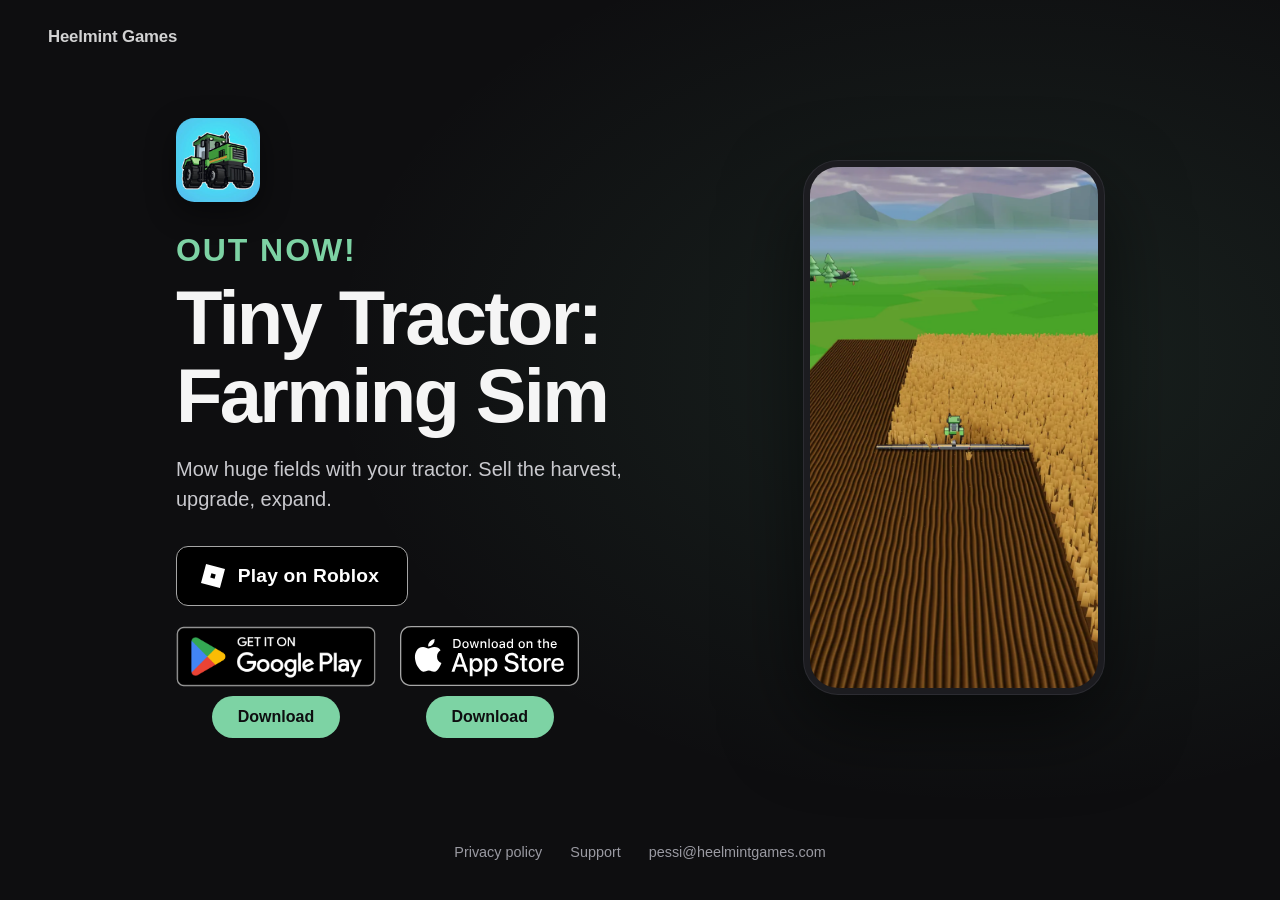
<file: index.html>
<!DOCTYPE html>
<html lang="en">
<head>
    <meta charset="UTF-8">
    <meta name="viewport" content="width=device-width, initial-scale=1.0">
    <title>Heelmint Games | Tiny Tractor: Farming Sim, out now</title>
    <meta name="description" content="Tiny Tractor: Farming Sim is out now on Roblox, Google Play and the App Store. Mow huge fields with your tractor. Sell the harvest, upgrade, expand.">
    <meta property="og:title" content="Tiny Tractor: Farming Sim is out now">
    <meta property="og:description" content="Mow huge fields with your tractor. Sell the harvest, upgrade, expand. Free on Roblox, Google Play and the App Store.">
    <link rel="stylesheet" href="style.css">
</head>
<body class="home">
    <header class="site-header">
        <span class="wordmark">Heelmint Games</span>
    </header>

    <main class="launch">
        <div class="launch-text">
            <img class="app-icon" src="assets/tiny-tractor/icon.jpg" width="96" height="96" alt="Tiny Tractor: Farming Sim app icon">
            <p class="out-now">Out now!</p>
            <h1>Tiny Tractor: Farming&nbsp;Sim</h1>
            <p class="pitch">Mow huge fields with your tractor. Sell the harvest, upgrade, expand.</p>

            <a class="roblox-btn" href="https://www.roblox.com/games/106814965548349/Tiny-Tractor-Farming-Sim"
               aria-label="Play Tiny Tractor: Farming Sim on Roblox">
                <span class="roblox-inner">
                    <svg class="roblox-logo" viewBox="0 0 100 100" aria-hidden="true"><path fill-rule="evenodd" transform="rotate(15 50 50)" d="M15 15H85V85H15Z M42 42V58H58V42Z"/></svg>
                    Play on Roblox
                </span>
            </a>
            <div class="stores" id="stores">
                <div class="store">
                    <a class="badge play-badge" href="https://play.google.com/store/apps/details?id=com.heelmint.farming"
                       aria-label="Get Tiny Tractor: Farming Sim on Google Play">
                        <img src="assets/google-play-badge.png" width="646" height="250" alt="Get it on Google Play">
                    </a>
                    <a class="dl-btn" href="https://play.google.com/store/apps/details?id=com.heelmint.farming">Download</a>
                </div>
                <div class="store">
                    <a class="badge app-store-badge" href="https://apps.apple.com/fi/app/tiny-tractor-farming-sim/id6812500088"
                       aria-label="Download Tiny Tractor: Farming Sim on the App Store">
                        <img src="assets/app-store-badge.svg" width="120" height="40" alt="Download on the App Store">
                    </a>
                    <a class="dl-btn" href="https://apps.apple.com/fi/app/tiny-tractor-farming-sim/id6812500088">Download</a>
                </div>
            </div>
            <p class="open-hint" id="open-hint" hidden>If the store does not open here, tap <b>&ctdot;</b> and choose <b>Open in browser</b>.</p>
            <div class="inapp-pop" id="inapp-pop" hidden role="dialog" aria-label="How to open the App Store">
                <svg class="inapp-arrow" viewBox="0 0 60 90" aria-hidden="true"><path d="M30 6 L52 34 L38 34 L38 84 L22 84 L22 34 L8 34 Z"/></svg>
                <div class="inapp-card">
                    <p>Tap <b>&ctdot;</b> in the top right corner and choose <b>Open in browser</b>.</p>
                    <button type="button" id="inapp-ok">OK</button>
                </div>
            </div>
        </div>

        <figure class="phone">
            <picture>
                <source srcset="assets/tiny-tractor/hero.webp" type="image/webp">
                <img src="assets/tiny-tractor/hero.jpg" width="720" height="1280"
                     alt="A green tractor cutting a stripe through a golden field, with mountains behind">
            </picture>
        </figure>
    </main>

    <footer class="site-footer">
        <a href="privacy/tiny-tractor.html">Privacy policy</a>
        <a href="support/tiny-tractor.html">Support</a>
        <a href="mailto:pessi@heelmintgames.com">pessi@heelmintgames.com</a>
    </footer>
    <script>
    // In-app browsers (TikTok, Instagram, Facebook) refuse to hand a store URL
    // on to the store app, so a plain https link dies with "action can't be
    // completed". iOS only lets another app open straight from a tap, so the
    // links themselves become the store's own schemes there, and the hint on
    // how to reach a real browser shows at once instead of after a failure.
    (function () {
        var ua = navigator.userAgent || "";
        var inApp = /musical_ly|Bytedance|TikTok|Instagram|FBAN|FBAV|Snapchat|Line\//i.test(ua);
        if (!inApp) return;
        var ios = /iPhone|iPad|iPod/i.test(ua);
        var android = /Android/i.test(ua);
        var APPLE_ID = "6812500088", PLAY_ID = "com.heelmint.farming";
        var APPLE_WEB = "https://apps.apple.com/fi/app/tiny-tractor-farming-sim/id" + APPLE_ID;
        var stores = document.getElementById("stores");
        if (ios) {
            // the badge tries the App Store's own scheme, the button asks Safari
            // to open the store page: whichever the host lets through, wins
            stores.querySelector(".app-store-badge").href = "itms-appss://apps.apple.com/app/id" + APPLE_ID;
            stores.querySelector(".store:nth-child(2) .dl-btn").href = "x-safari-" + APPLE_WEB;
        } else if (android) {
            stores.querySelector(".play-badge").href = "market://details?id=" + PLAY_ID;
            stores.querySelector(".store:nth-child(1) .dl-btn").href = "intent://details?id=" + PLAY_ID + "#Intent;scheme=market;package=com.android.vending;end";
        }
        if (ios) {
            // the tap still goes to the scheme; the popup covers the page for
            // the case the host refuses it, arrow on the host's own menu button
            var pop = document.getElementById("inapp-pop");
            stores.querySelector(".store:nth-child(2)").addEventListener("click", function () { pop.hidden = false; });
            document.getElementById("inapp-ok").addEventListener("click", function () { pop.hidden = true; });
        } else {
            document.getElementById("open-hint").hidden = false;
        }
    })();
    </script>
</body>
</html>
</file>
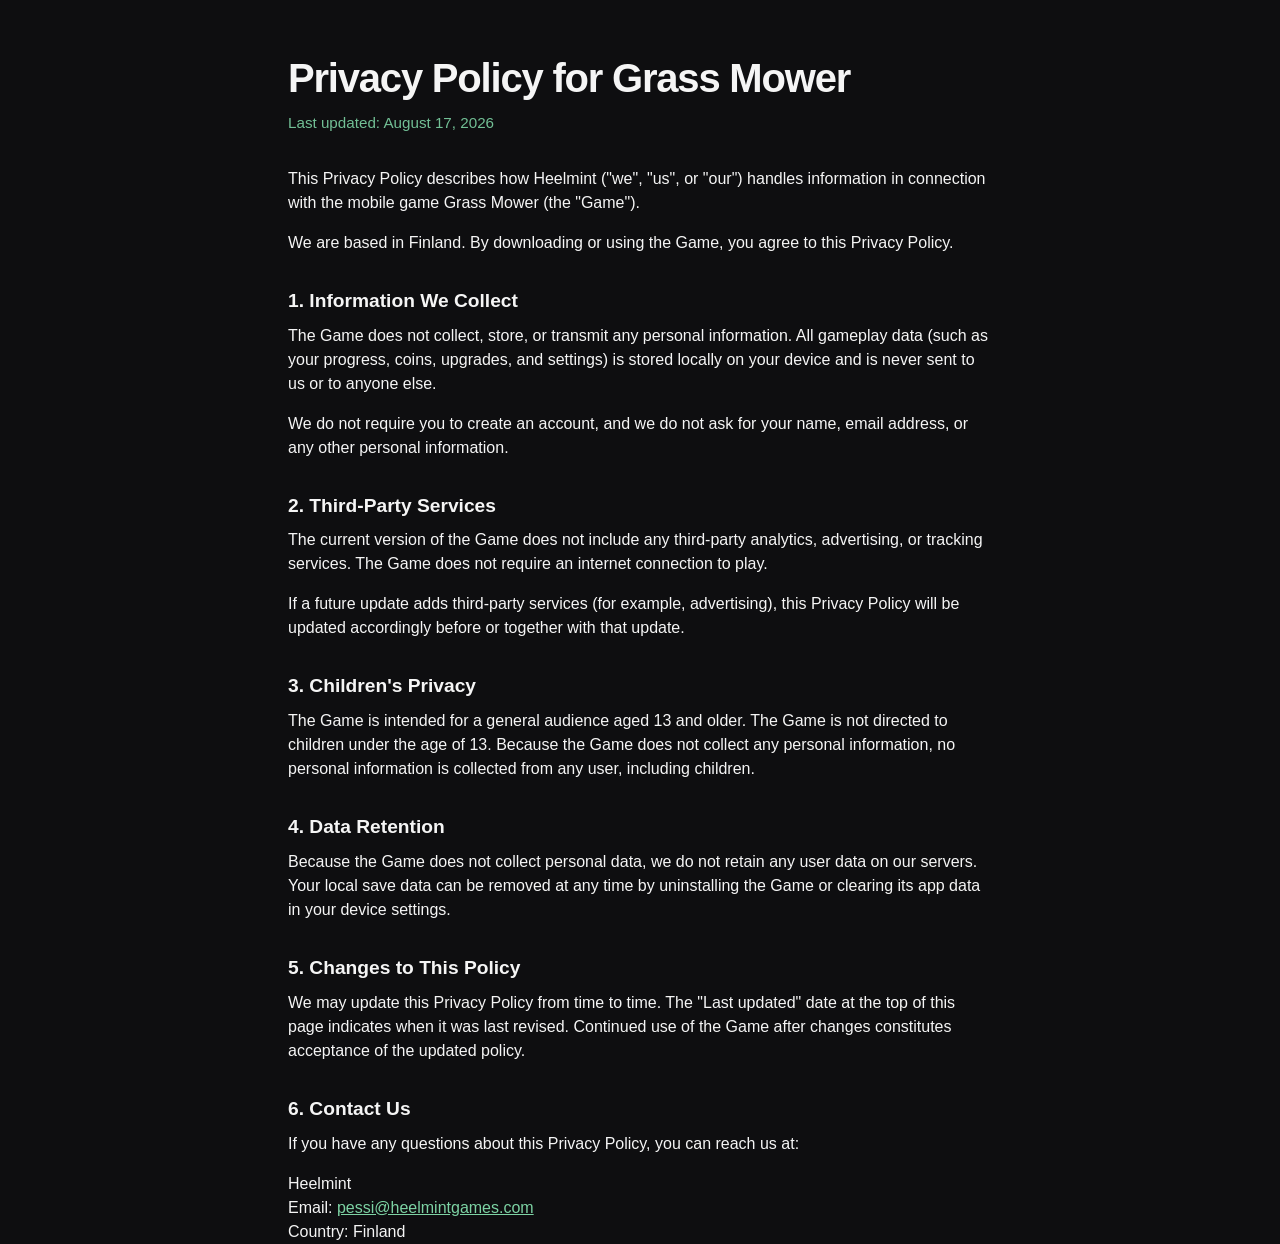
<file: privacy/grass-mower.html>
<!DOCTYPE html>
<html lang="en">
<head>
    <meta charset="UTF-8">
    <meta name="viewport" content="width=device-width, initial-scale=1.0">
    <title>Privacy Policy — Grass Mower | Heelmint</title>
    <meta name="description" content="Privacy Policy for Grass Mower by Heelmint.">
    <link rel="stylesheet" href="../style.css">
</head>
<body class="policy">
    <main>
        <h1>Privacy Policy for Grass Mower</h1>
        <p class="updated">Last updated: August 17, 2026</p>

        <p>This Privacy Policy describes how Heelmint ("we", "us", or "our") handles information in connection with the mobile game Grass Mower (the "Game").</p>
        <p>We are based in Finland. By downloading or using the Game, you agree to this Privacy Policy.</p>

        <h2>1. Information We Collect</h2>
        <p>The Game does not collect, store, or transmit any personal information. All gameplay data (such as your progress, coins, upgrades, and settings) is stored locally on your device and is never sent to us or to anyone else.</p>
        <p>We do not require you to create an account, and we do not ask for your name, email address, or any other personal information.</p>

        <h2>2. Third-Party Services</h2>
        <p>The current version of the Game does not include any third-party analytics, advertising, or tracking services. The Game does not require an internet connection to play.</p>
        <p>If a future update adds third-party services (for example, advertising), this Privacy Policy will be updated accordingly before or together with that update.</p>

        <h2>3. Children's Privacy</h2>
        <p>The Game is intended for a general audience aged 13 and older. The Game is not directed to children under the age of 13. Because the Game does not collect any personal information, no personal information is collected from any user, including children.</p>

        <h2>4. Data Retention</h2>
        <p>Because the Game does not collect personal data, we do not retain any user data on our servers. Your local save data can be removed at any time by uninstalling the Game or clearing its app data in your device settings.</p>

        <h2>5. Changes to This Policy</h2>
        <p>We may update this Privacy Policy from time to time. The "Last updated" date at the top of this page indicates when it was last revised. Continued use of the Game after changes constitutes acceptance of the updated policy.</p>

        <h2>6. Contact Us</h2>
        <p>If you have any questions about this Privacy Policy, you can reach us at:</p>
        <p>Heelmint<br>
        Email: <a href="mailto:pessi@heelmintgames.com">pessi@heelmintgames.com</a><br>
        Country: Finland</p>
    </main>
</body>
</html>
</file>
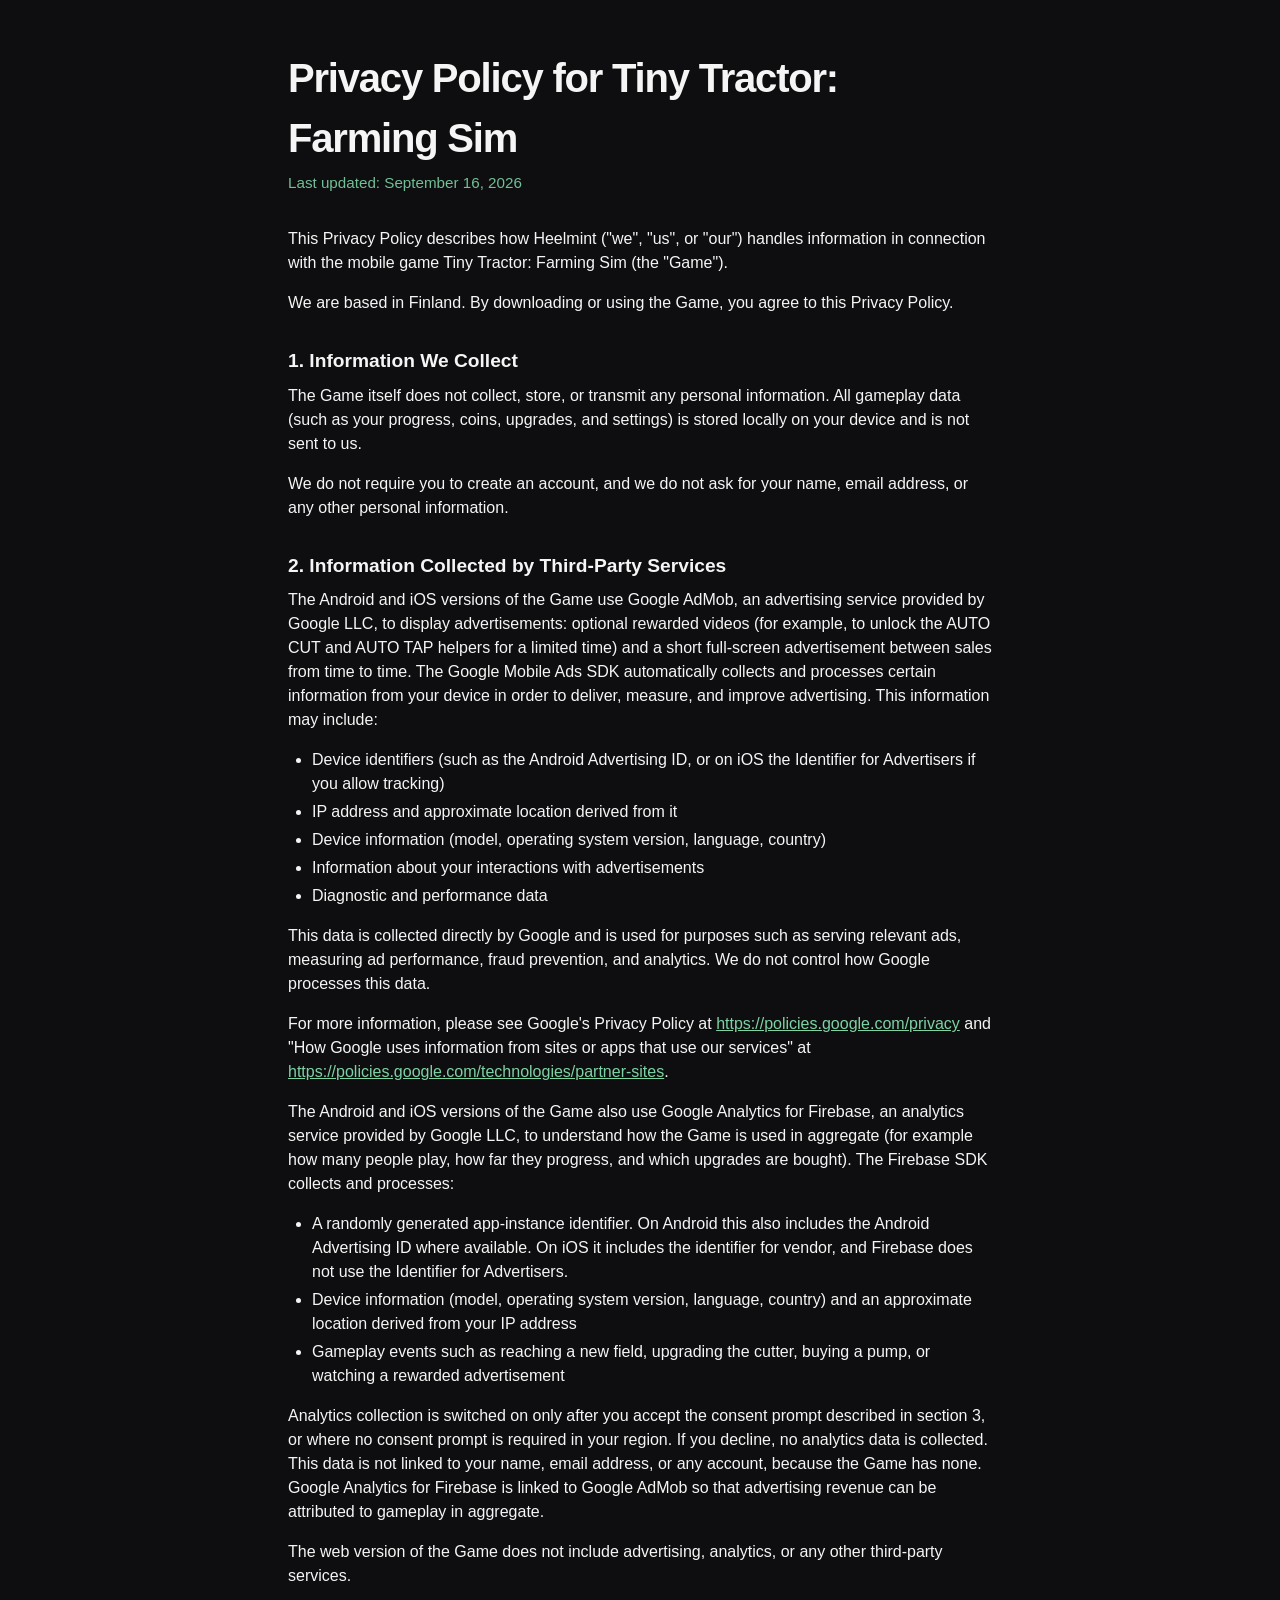
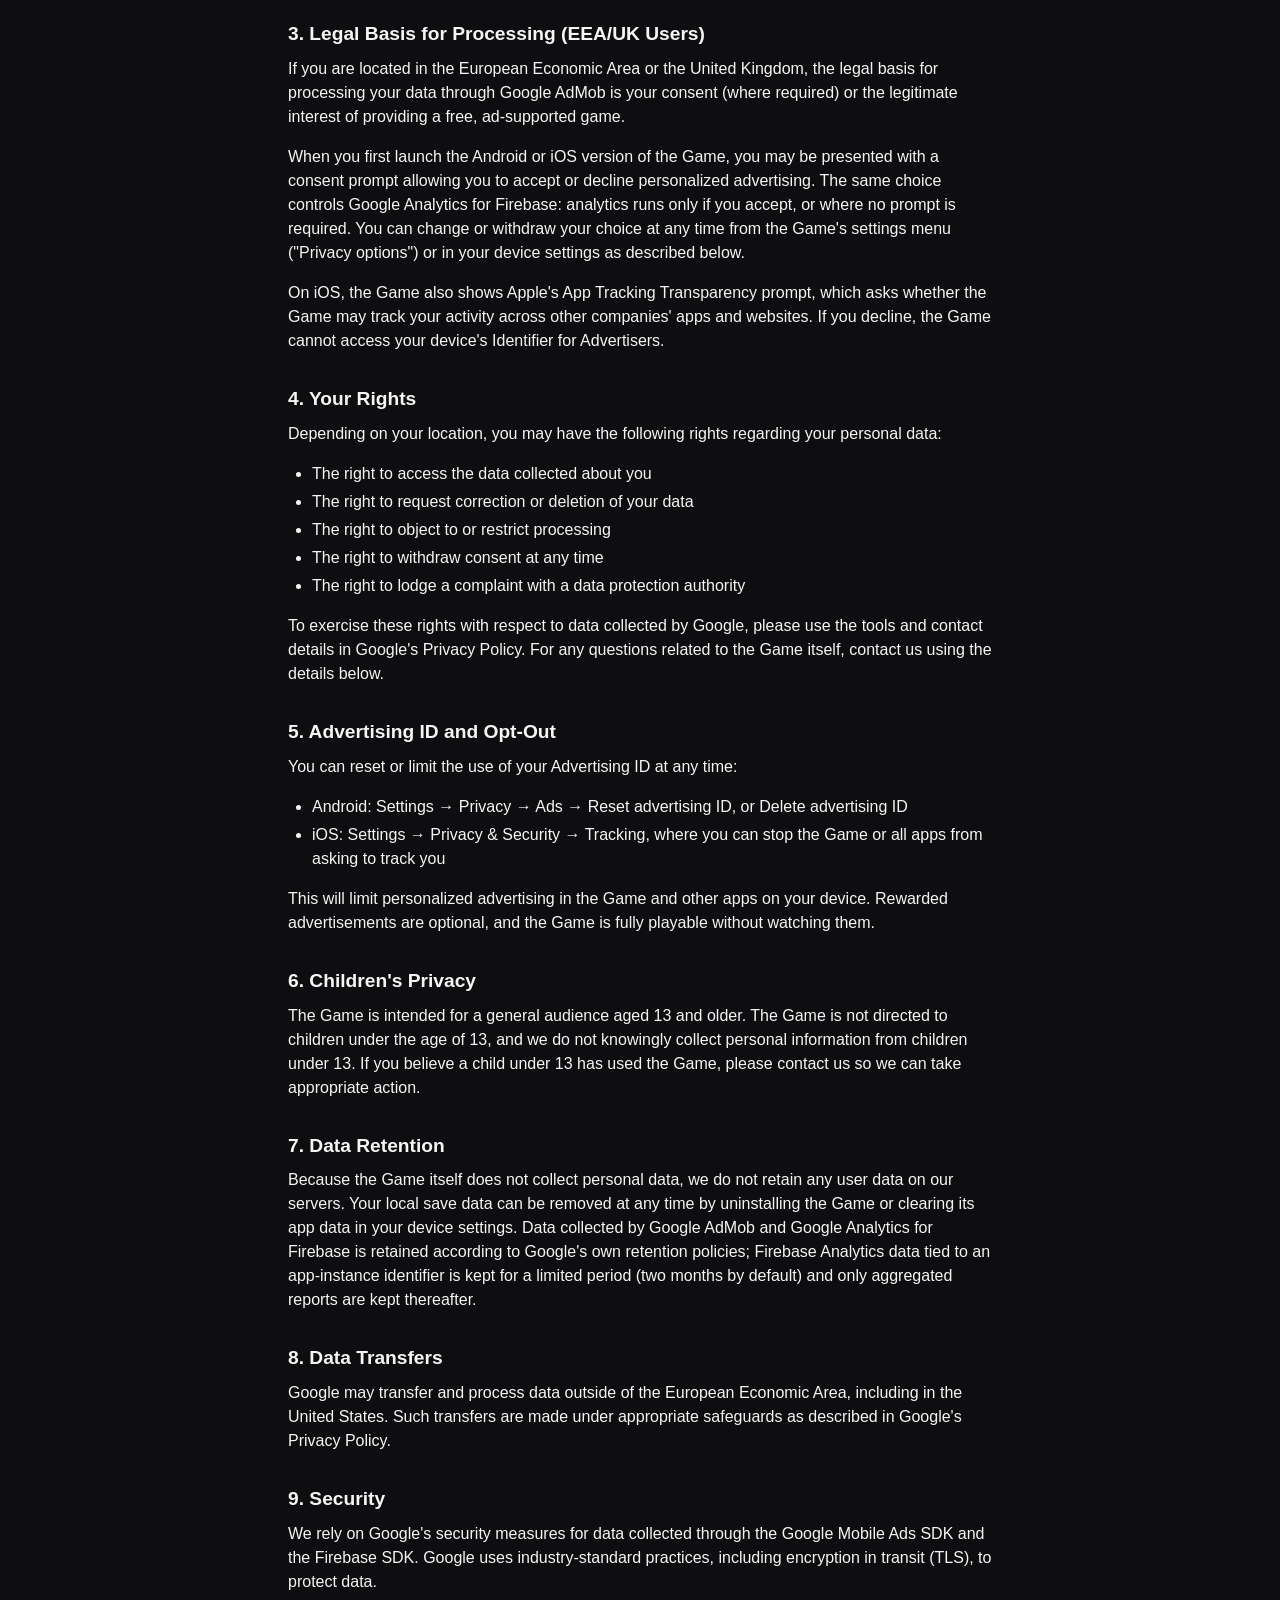
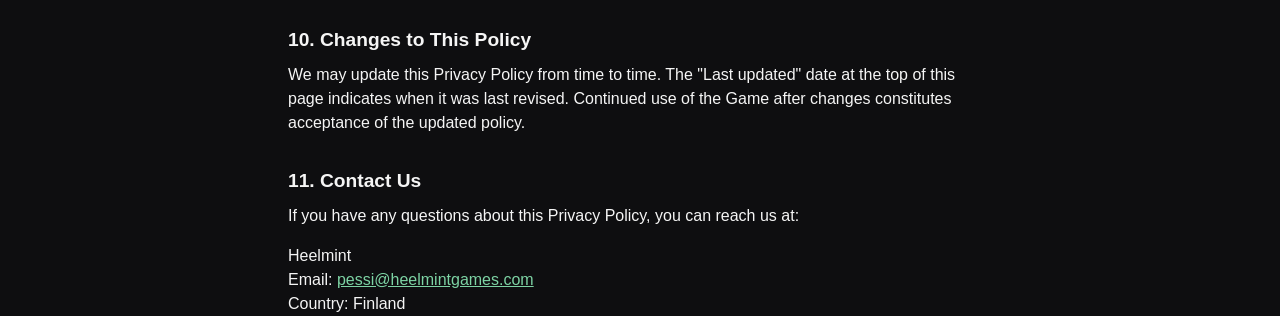
<file: privacy/tiny-tractor.html>
<!DOCTYPE html>
<html lang="en">
<head>
    <meta charset="UTF-8">
    <meta name="viewport" content="width=device-width, initial-scale=1.0">
    <title>Privacy Policy — Tiny Tractor: Farming Sim | Heelmint</title>
    <meta name="description" content="Privacy Policy for Tiny Tractor: Farming Sim by Heelmint.">
    <link rel="stylesheet" href="../style.css">
</head>
<body class="policy">
    <main>
        <h1>Privacy Policy for Tiny Tractor: Farming Sim</h1>
        <p class="updated">Last updated: September 16, 2026</p>

        <p>This Privacy Policy describes how Heelmint ("we", "us", or "our") handles information in connection with the mobile game Tiny Tractor: Farming Sim (the "Game").</p>
        <p>We are based in Finland. By downloading or using the Game, you agree to this Privacy Policy.</p>

        <h2>1. Information We Collect</h2>
        <p>The Game itself does not collect, store, or transmit any personal information. All gameplay data (such as your progress, coins, upgrades, and settings) is stored locally on your device and is not sent to us.</p>
        <p>We do not require you to create an account, and we do not ask for your name, email address, or any other personal information.</p>

        <h2>2. Information Collected by Third-Party Services</h2>
        <p>The Android and iOS versions of the Game use Google AdMob, an advertising service provided by Google LLC, to display advertisements: optional rewarded videos (for example, to unlock the AUTO CUT and AUTO TAP helpers for a limited time) and a short full-screen advertisement between sales from time to time. The Google Mobile Ads SDK automatically collects and processes certain information from your device in order to deliver, measure, and improve advertising. This information may include:</p>
        <ul>
            <li>Device identifiers (such as the Android Advertising ID, or on iOS the Identifier for Advertisers if you allow tracking)</li>
            <li>IP address and approximate location derived from it</li>
            <li>Device information (model, operating system version, language, country)</li>
            <li>Information about your interactions with advertisements</li>
            <li>Diagnostic and performance data</li>
        </ul>
        <p>This data is collected directly by Google and is used for purposes such as serving relevant ads, measuring ad performance, fraud prevention, and analytics. We do not control how Google processes this data.</p>
        <p>For more information, please see Google's Privacy Policy at <a href="https://policies.google.com/privacy">https://policies.google.com/privacy</a> and "How Google uses information from sites or apps that use our services" at <a href="https://policies.google.com/technologies/partner-sites">https://policies.google.com/technologies/partner-sites</a>.</p>
        <p>The Android and iOS versions of the Game also use Google Analytics for Firebase, an analytics service provided by Google LLC, to understand how the Game is used in aggregate (for example how many people play, how far they progress, and which upgrades are bought). The Firebase SDK collects and processes:</p>
        <ul>
            <li>A randomly generated app-instance identifier. On Android this also includes the Android Advertising ID where available. On iOS it includes the identifier for vendor, and Firebase does not use the Identifier for Advertisers.</li>
            <li>Device information (model, operating system version, language, country) and an approximate location derived from your IP address</li>
            <li>Gameplay events such as reaching a new field, upgrading the cutter, buying a pump, or watching a rewarded advertisement</li>
        </ul>
        <p>Analytics collection is switched on only after you accept the consent prompt described in section 3, or where no consent prompt is required in your region. If you decline, no analytics data is collected. This data is not linked to your name, email address, or any account, because the Game has none. Google Analytics for Firebase is linked to Google AdMob so that advertising revenue can be attributed to gameplay in aggregate.</p>
        <p>The web version of the Game does not include advertising, analytics, or any other third-party services.</p>

        <h2>3. Legal Basis for Processing (EEA/UK Users)</h2>
        <p>If you are located in the European Economic Area or the United Kingdom, the legal basis for processing your data through Google AdMob is your consent (where required) or the legitimate interest of providing a free, ad-supported game.</p>
        <p>When you first launch the Android or iOS version of the Game, you may be presented with a consent prompt allowing you to accept or decline personalized advertising. The same choice controls Google Analytics for Firebase: analytics runs only if you accept, or where no prompt is required. You can change or withdraw your choice at any time from the Game's settings menu ("Privacy options") or in your device settings as described below.</p>
        <p>On iOS, the Game also shows Apple's App Tracking Transparency prompt, which asks whether the Game may track your activity across other companies' apps and websites. If you decline, the Game cannot access your device's Identifier for Advertisers.</p>

        <h2>4. Your Rights</h2>
        <p>Depending on your location, you may have the following rights regarding your personal data:</p>
        <ul>
            <li>The right to access the data collected about you</li>
            <li>The right to request correction or deletion of your data</li>
            <li>The right to object to or restrict processing</li>
            <li>The right to withdraw consent at any time</li>
            <li>The right to lodge a complaint with a data protection authority</li>
        </ul>
        <p>To exercise these rights with respect to data collected by Google, please use the tools and contact details in Google's Privacy Policy. For any questions related to the Game itself, contact us using the details below.</p>

        <h2>5. Advertising ID and Opt-Out</h2>
        <p>You can reset or limit the use of your Advertising ID at any time:</p>
        <ul>
            <li>Android: Settings → Privacy → Ads → Reset advertising ID, or Delete advertising ID</li>
            <li>iOS: Settings → Privacy &amp; Security → Tracking, where you can stop the Game or all apps from asking to track you</li>
        </ul>
        <p>This will limit personalized advertising in the Game and other apps on your device. Rewarded advertisements are optional, and the Game is fully playable without watching them.</p>

        <h2>6. Children's Privacy</h2>
        <p>The Game is intended for a general audience aged 13 and older. The Game is not directed to children under the age of 13, and we do not knowingly collect personal information from children under 13. If you believe a child under 13 has used the Game, please contact us so we can take appropriate action.</p>

        <h2>7. Data Retention</h2>
        <p>Because the Game itself does not collect personal data, we do not retain any user data on our servers. Your local save data can be removed at any time by uninstalling the Game or clearing its app data in your device settings. Data collected by Google AdMob and Google Analytics for Firebase is retained according to Google's own retention policies; Firebase Analytics data tied to an app-instance identifier is kept for a limited period (two months by default) and only aggregated reports are kept thereafter.</p>

        <h2>8. Data Transfers</h2>
        <p>Google may transfer and process data outside of the European Economic Area, including in the United States. Such transfers are made under appropriate safeguards as described in Google's Privacy Policy.</p>

        <h2>9. Security</h2>
        <p>We rely on Google's security measures for data collected through the Google Mobile Ads SDK and the Firebase SDK. Google uses industry-standard practices, including encryption in transit (TLS), to protect data.</p>

        <h2>10. Changes to This Policy</h2>
        <p>We may update this Privacy Policy from time to time. The "Last updated" date at the top of this page indicates when it was last revised. Continued use of the Game after changes constitutes acceptance of the updated policy.</p>

        <h2>11. Contact Us</h2>
        <p>If you have any questions about this Privacy Policy, you can reach us at:</p>
        <p>Heelmint<br>
        Email: <a href="mailto:pessi@heelmintgames.com">pessi@heelmintgames.com</a><br>
        Country: Finland</p>
    </main>
</body>
</html>
</file>
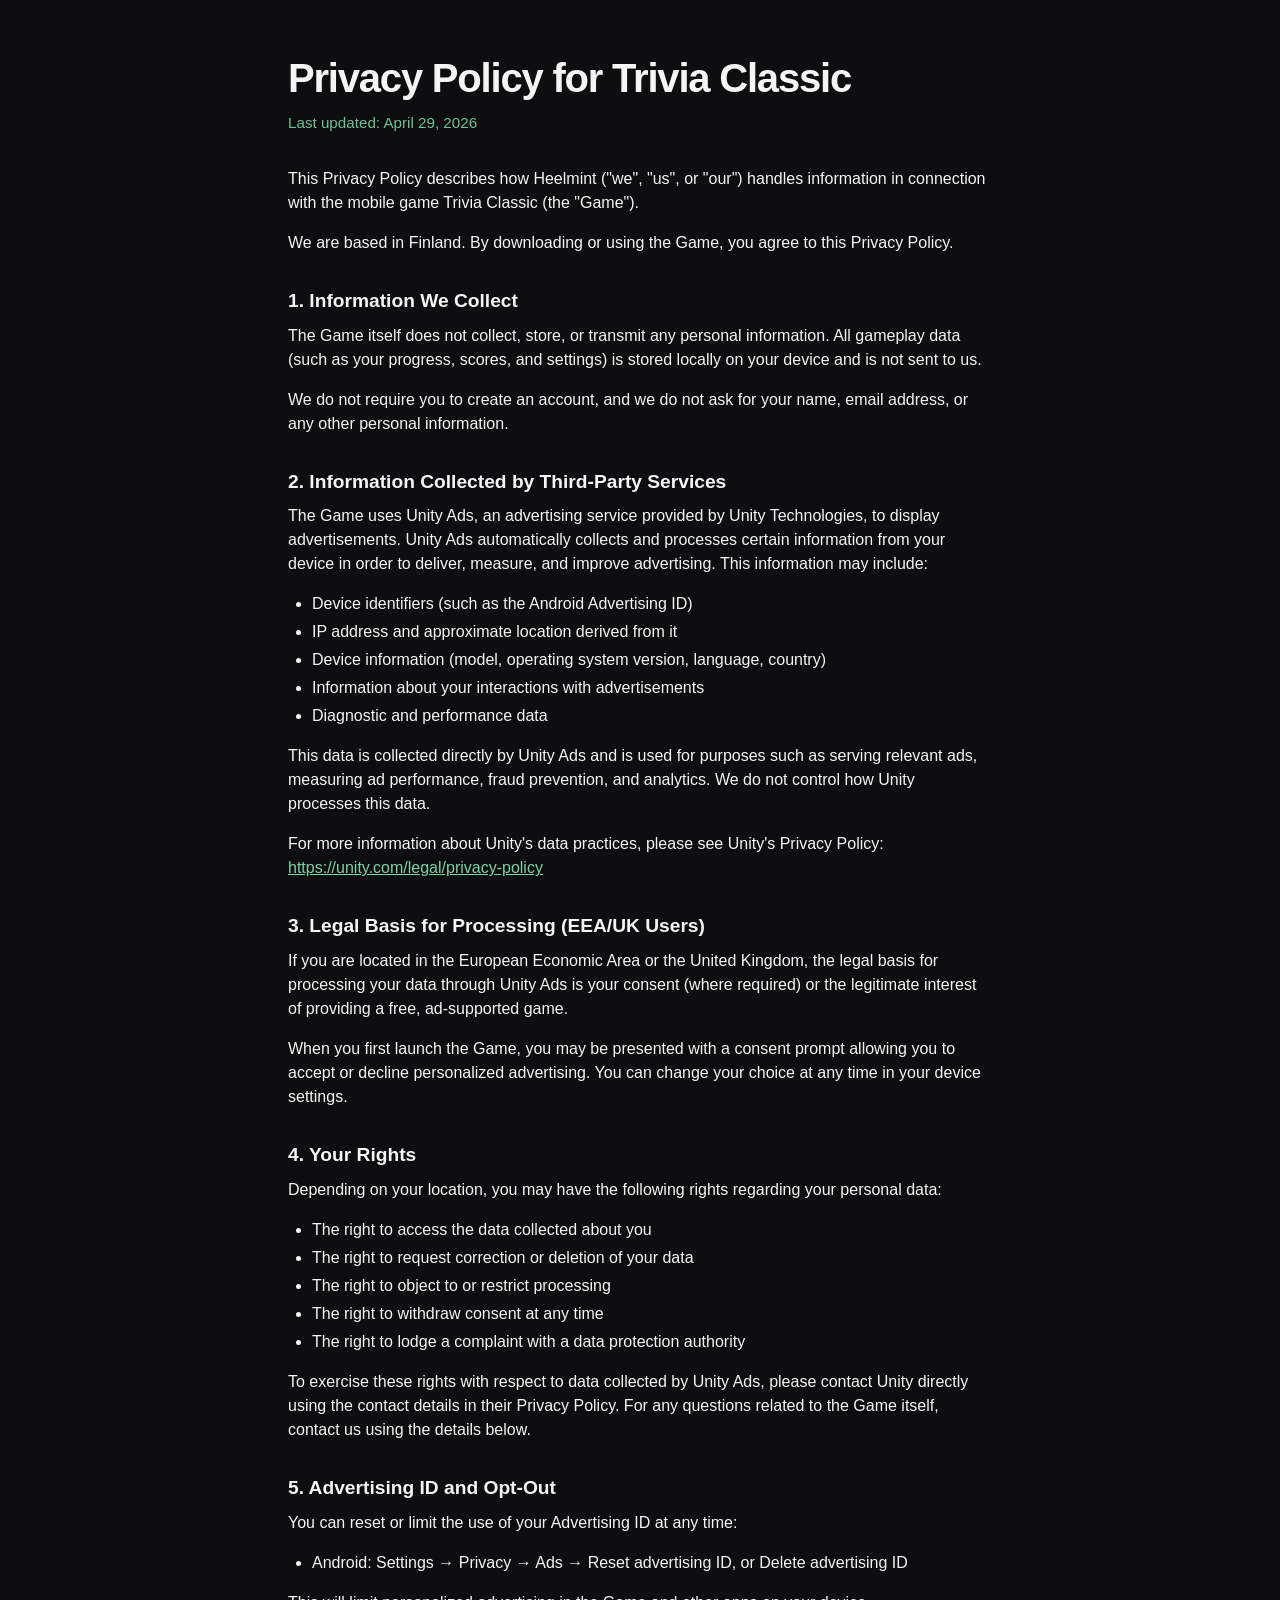
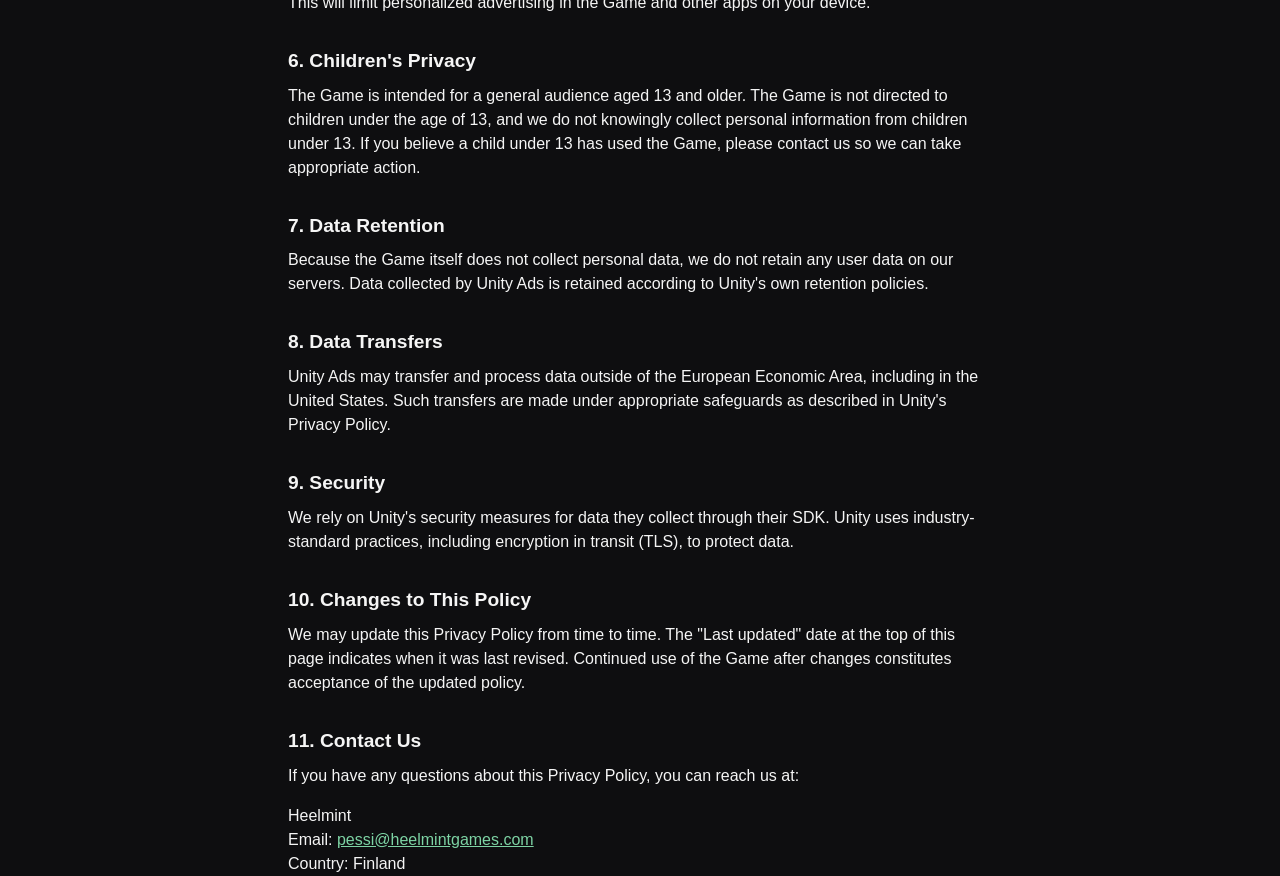
<file: privacy/trivia-classic.html>
<!DOCTYPE html>
<html lang="en">
<head>
    <meta charset="UTF-8">
    <meta name="viewport" content="width=device-width, initial-scale=1.0">
    <title>Privacy Policy — Trivia Classic | Heelmint</title>
    <meta name="description" content="Privacy Policy for Trivia Classic by Heelmint.">
    <link rel="stylesheet" href="../style.css">
</head>
<body class="policy">
    <main>
        <h1>Privacy Policy for Trivia Classic</h1>
        <p class="updated">Last updated: April 29, 2026</p>

        <p>This Privacy Policy describes how Heelmint ("we", "us", or "our") handles information in connection with the mobile game Trivia Classic (the "Game").</p>
        <p>We are based in Finland. By downloading or using the Game, you agree to this Privacy Policy.</p>

        <h2>1. Information We Collect</h2>
        <p>The Game itself does not collect, store, or transmit any personal information. All gameplay data (such as your progress, scores, and settings) is stored locally on your device and is not sent to us.</p>
        <p>We do not require you to create an account, and we do not ask for your name, email address, or any other personal information.</p>

        <h2>2. Information Collected by Third-Party Services</h2>
        <p>The Game uses Unity Ads, an advertising service provided by Unity Technologies, to display advertisements. Unity Ads automatically collects and processes certain information from your device in order to deliver, measure, and improve advertising. This information may include:</p>
        <ul>
            <li>Device identifiers (such as the Android Advertising ID)</li>
            <li>IP address and approximate location derived from it</li>
            <li>Device information (model, operating system version, language, country)</li>
            <li>Information about your interactions with advertisements</li>
            <li>Diagnostic and performance data</li>
        </ul>
        <p>This data is collected directly by Unity Ads and is used for purposes such as serving relevant ads, measuring ad performance, fraud prevention, and analytics. We do not control how Unity processes this data.</p>
        <p>For more information about Unity's data practices, please see Unity's Privacy Policy: <a href="https://unity.com/legal/privacy-policy">https://unity.com/legal/privacy-policy</a></p>

        <h2>3. Legal Basis for Processing (EEA/UK Users)</h2>
        <p>If you are located in the European Economic Area or the United Kingdom, the legal basis for processing your data through Unity Ads is your consent (where required) or the legitimate interest of providing a free, ad-supported game.</p>
        <p>When you first launch the Game, you may be presented with a consent prompt allowing you to accept or decline personalized advertising. You can change your choice at any time in your device settings.</p>

        <h2>4. Your Rights</h2>
        <p>Depending on your location, you may have the following rights regarding your personal data:</p>
        <ul>
            <li>The right to access the data collected about you</li>
            <li>The right to request correction or deletion of your data</li>
            <li>The right to object to or restrict processing</li>
            <li>The right to withdraw consent at any time</li>
            <li>The right to lodge a complaint with a data protection authority</li>
        </ul>
        <p>To exercise these rights with respect to data collected by Unity Ads, please contact Unity directly using the contact details in their Privacy Policy. For any questions related to the Game itself, contact us using the details below.</p>

        <h2>5. Advertising ID and Opt-Out</h2>
        <p>You can reset or limit the use of your Advertising ID at any time:</p>
        <ul>
            <li>Android: Settings → Privacy → Ads → Reset advertising ID, or Delete advertising ID</li>
        </ul>
        <p>This will limit personalized advertising in the Game and other apps on your device.</p>

        <h2>6. Children's Privacy</h2>
        <p>The Game is intended for a general audience aged 13 and older. The Game is not directed to children under the age of 13, and we do not knowingly collect personal information from children under 13. If you believe a child under 13 has used the Game, please contact us so we can take appropriate action.</p>

        <h2>7. Data Retention</h2>
        <p>Because the Game itself does not collect personal data, we do not retain any user data on our servers. Data collected by Unity Ads is retained according to Unity's own retention policies.</p>

        <h2>8. Data Transfers</h2>
        <p>Unity Ads may transfer and process data outside of the European Economic Area, including in the United States. Such transfers are made under appropriate safeguards as described in Unity's Privacy Policy.</p>

        <h2>9. Security</h2>
        <p>We rely on Unity's security measures for data they collect through their SDK. Unity uses industry-standard practices, including encryption in transit (TLS), to protect data.</p>

        <h2>10. Changes to This Policy</h2>
        <p>We may update this Privacy Policy from time to time. The "Last updated" date at the top of this page indicates when it was last revised. Continued use of the Game after changes constitutes acceptance of the updated policy.</p>

        <h2>11. Contact Us</h2>
        <p>If you have any questions about this Privacy Policy, you can reach us at:</p>
        <p>Heelmint<br>
        Email: <a href="mailto:pessi@heelmintgames.com">pessi@heelmintgames.com</a><br>
        Country: Finland</p>
    </main>
</body>
</html>
</file>
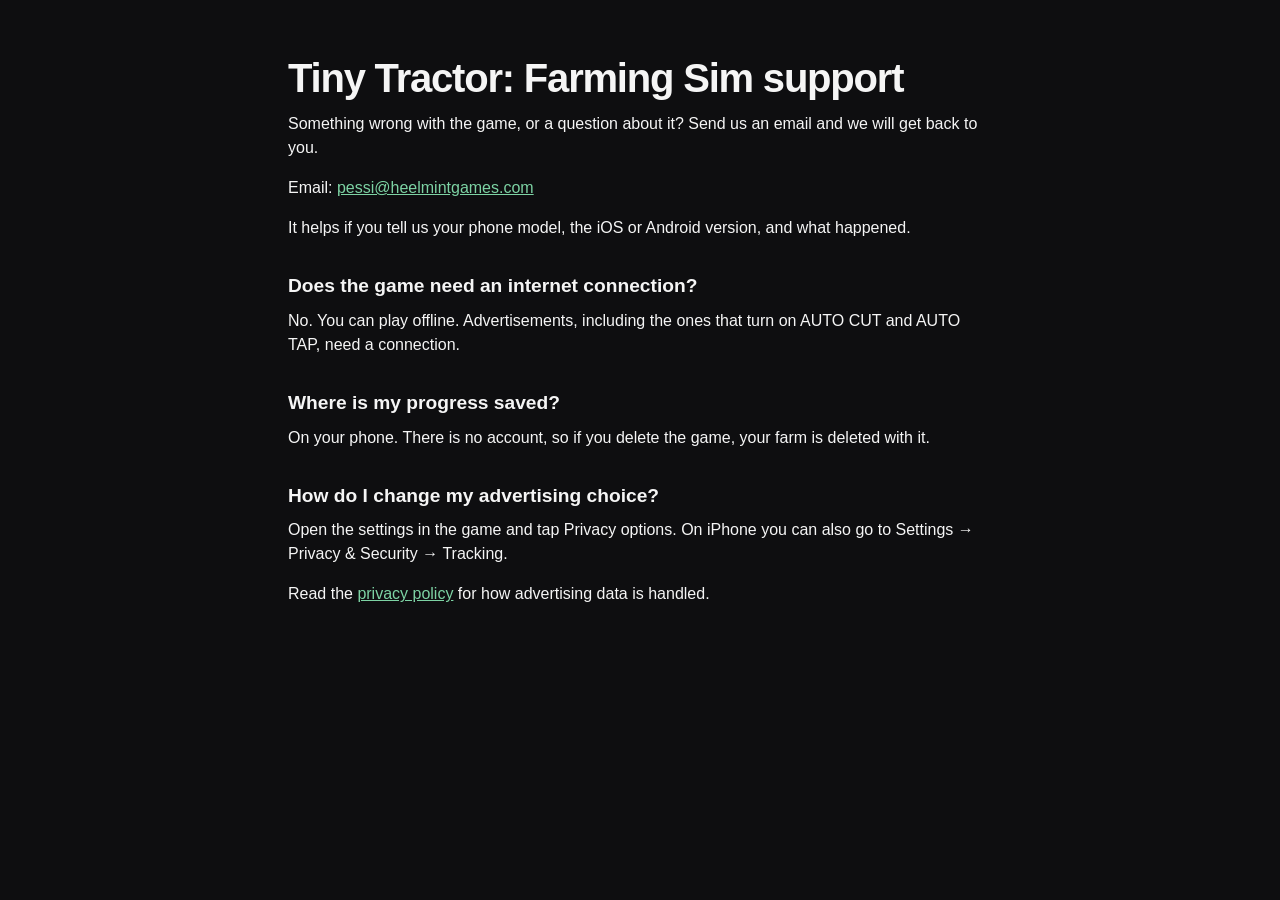
<file: support/tiny-tractor.html>
<!DOCTYPE html>
<html lang="en">
<head>
    <meta charset="UTF-8">
    <meta name="viewport" content="width=device-width, initial-scale=1.0">
    <title>Support | Tiny Tractor: Farming Sim | Heelmint</title>
    <meta name="description" content="Support for Tiny Tractor: Farming Sim by Heelmint.">
    <link rel="stylesheet" href="../style.css">
</head>
<body class="policy">
    <main>
        <h1>Tiny Tractor: Farming Sim support</h1>

        <p>Something wrong with the game, or a question about it? Send us an email and we will get back to you.</p>
        <p>Email: <a href="mailto:pessi@heelmintgames.com">pessi@heelmintgames.com</a></p>
        <p>It helps if you tell us your phone model, the iOS or Android version, and what happened.</p>

        <h2>Does the game need an internet connection?</h2>
        <p>No. You can play offline. Advertisements, including the ones that turn on AUTO CUT and AUTO TAP, need a connection.</p>

        <h2>Where is my progress saved?</h2>
        <p>On your phone. There is no account, so if you delete the game, your farm is deleted with it.</p>

        <h2>How do I change my advertising choice?</h2>
        <p>Open the settings in the game and tap Privacy options. On iPhone you can also go to Settings → Privacy &amp; Security → Tracking.</p>

        <p>Read the <a href="../privacy/tiny-tractor.html">privacy policy</a> for how advertising data is handled.</p>
    </main>
</body>
</html>
</file>
<file: style.css>
:root {
    --bg: #0e0e10;
    --fg: #f5f5f5;
    --accent: #7dd3a4;
}

* {
    box-sizing: border-box;
    margin: 0;
    padding: 0;
}

html, body {
    height: 100%;
}

body {
    font-family: -apple-system, BlinkMacSystemFont, "Segoe UI", Helvetica, Arial, sans-serif;
    background: var(--bg);
    color: var(--fg);
    display: grid;
    place-items: center;
    padding: 2rem;
    line-height: 1.5;
}

main {
    text-align: center;
    max-width: 40rem;
}

h1 {
    font-size: clamp(2.5rem, 8vw, 5rem);
    font-weight: 700;
    letter-spacing: -0.03em;
    margin-bottom: 1rem;
}

.tagline {
    font-size: 1.25rem;
    color: var(--accent);
    opacity: 0.9;
}

body.policy {
    display: block;
    place-items: unset;
    padding: 3rem 1.5rem;
}

body.policy main {
    text-align: left;
    max-width: 44rem;
    margin: 0 auto;
}

body.policy h1 {
    font-size: clamp(1.75rem, 4vw, 2.5rem);
    margin-bottom: 0.25rem;
}

body.policy .updated {
    color: var(--accent);
    opacity: 0.9;
    font-size: 0.95rem;
    margin-bottom: 2rem;
}

body.policy h2 {
    font-size: 1.2rem;
    margin-top: 2rem;
    margin-bottom: 0.5rem;
}

body.policy p {
    margin-bottom: 1rem;
}

body.policy ul {
    margin: 0 0 1rem 1.5rem;
}

body.policy li {
    margin-bottom: 0.25rem;
}

body.policy a {
    color: var(--accent);
}


/* ---------- Home: the launch page ---------- */
body.home {
    display: flex;
    flex-direction: column;
    place-items: unset;
    min-height: 100%;
    height: auto;
    padding: 0;
    /* no-repeat: html is viewport-tall (height: 100% above), so a repeating
       glow would tile and leave a seam wherever the page is taller than that */
    background:
        radial-gradient(60rem 40rem at 78% 40%, rgba(125, 211, 164, 0.10), transparent 70%) no-repeat,
        var(--bg);
}

body.home .site-header {
    padding: 1.5rem clamp(1.25rem, 4vw, 3rem);
}

body.home .wordmark {
    font-weight: 700;
    letter-spacing: -0.01em;
    font-size: 1.05rem;
    opacity: 0.85;
}

body.home .launch {
    flex: 1;
    width: 100%;
    max-width: 64rem;
    margin: 0 auto;
    padding: 1rem clamp(1.25rem, 4vw, 3rem) 3rem;
    display: grid;
    grid-template-columns: minmax(0, 1fr) auto;
    align-items: center;
    gap: clamp(2rem, 6vw, 5rem);
    text-align: left;
}

body.home .app-icon {
    display: block;
    width: 84px;
    height: 84px;
    border-radius: 22%;
    margin-bottom: 1.5rem;
    box-shadow: 0 10px 30px rgba(0, 0, 0, 0.45);
}

body.home .out-now {
    font-size: clamp(1.4rem, 3.2vw, 2rem);
    font-weight: 800;
    text-transform: uppercase;
    letter-spacing: 0.06em;
    color: var(--accent);
    margin-bottom: 0.35rem;
}

body.home h1 {
    font-size: clamp(2.6rem, 7vw, 4.75rem);
    line-height: 1.02;
    letter-spacing: -0.035em;
    margin-bottom: 1.25rem;
}

body.home .pitch {
    font-size: clamp(1.05rem, 2vw, 1.25rem);
    color: #c9c9ce;
    max-width: 30rem;
    margin-bottom: 2rem;
}

/* The official badge PNG carries its own transparent margin; the negative
   offset lines the visible badge up with the text edge. */
body.home .stores {
    display: flex;
    flex-wrap: wrap;
    align-items: flex-start;
    gap: 1rem 1.5rem;
}

/* one store per column: the badge, and a plain Download button under it for
   anyone who does not read the badge as a link */
body.home .store {
    display: flex;
    flex-direction: column;
    align-items: center;
    gap: 0.6rem;
}

body.home .badge {
    display: block;
    line-height: 0;
    /* a slow, small pulse: enough to catch the eye, not enough to nag */
    animation: badge-pulse 2.4s ease-in-out infinite;
}

body.home .play-badge {
    margin: -14px -14px;
}

/* Apple's SVG has no built-in margin; its height matches the visible part of
   the Play badge so the two read as a pair */
body.home .app-store-badge img {
    height: 60px;
    width: auto;
    transition: transform 120ms ease;
}

@keyframes badge-pulse {
    0%, 100% { transform: scale(1); }
    50%      { transform: scale(1.045); }
}

/* the pulse lives on the link and the hover grow on the image, so the two
   never fight over one transform; hover holds the pulse still */
body.home .badge:hover,
body.home .badge:focus-visible {
    animation-play-state: paused;
}

@media (prefers-reduced-motion: reduce) {
    body.home .badge { animation: none; }
}

body.home .play-badge img {
    width: 228px;
    height: auto;
    transition: transform 120ms ease;
}

body.home .badge:hover img,
body.home .badge:focus-visible img {
    transform: scale(1.03);
}

body.home .badge:focus-visible {
    outline: 2px solid var(--accent);
    outline-offset: 2px;
    border-radius: 12px;
}

/* Roblox: a button above the store badges, black like them, with Roblox's
   tilted square; it pulses like the badges (the pulse on the link, the hover
   grow on its content, so the two never fight over one transform) */
body.home .roblox-btn {
    display: inline-flex;
    align-items: center;
    justify-content: center;
    height: 60px;
    padding: 0 1.75rem 0 1.4rem;
    margin-bottom: 1.25rem;
    border: 1.5px solid #a6a6a6;
    border-radius: 12px;
    background: #000;
    color: #fff;
    font-weight: 800;
    font-size: 1.2rem;
    letter-spacing: 0.01em;
    text-decoration: none;
    animation: badge-pulse 2.4s ease-in-out infinite;
}

body.home .roblox-inner {
    display: inline-flex;
    align-items: center;
    gap: 0.65rem;
    transition: transform 120ms ease;
}

body.home .roblox-logo {
    width: 1.75rem;
    height: 1.75rem;
    fill: #fff;
    flex: none;
}

body.home .roblox-btn:hover,
body.home .roblox-btn:focus-visible {
    animation-play-state: paused;
}

body.home .roblox-btn:hover .roblox-inner,
body.home .roblox-btn:focus-visible .roblox-inner {
    transform: scale(1.03);
}

@media (prefers-reduced-motion: reduce) {
    body.home .roblox-btn { animation: none; }
}

body.home .roblox-btn:focus-visible {
    outline: 2px solid var(--accent);
    outline-offset: 2px;
}

body.home .dl-btn {
    display: inline-block;
    padding: 0.55rem 1.6rem;
    border-radius: 999px;
    background: var(--accent);
    color: #0e0e10;
    font-weight: 700;
    font-size: 1rem;
    text-decoration: none;
    transition: transform 120ms ease, filter 120ms ease;
}

body.home .open-hint {
    margin: 0.9rem 0 0;
    padding: 0.6rem 0.9rem;
    border: 1.5px dashed #3a3a40;
    border-radius: 10px;
    color: #c9c9cf;
    font-size: 0.95rem;
}

body.home .open-hint b {
    color: var(--fg);
}

/* the in-app browser popup: a card in the middle, and an arrow bouncing at
   the host's own menu button in the top right corner of the screen */
body.home .inapp-pop {
    position: fixed;
    inset: 0;
    z-index: 50;
    display: flex;
    align-items: center;
    justify-content: center;
    padding: 1.5rem;
    background: rgba(0, 0, 0, 0.78);
}

body.home .inapp-pop[hidden] {
    display: none;
}

body.home .inapp-card {
    max-width: 22rem;
    padding: 1.4rem 1.5rem 1.2rem;
    border-radius: 16px;
    background: #1c1c21;
    border: 1.5px solid #3a3a40;
    text-align: center;
    font-size: 1.15rem;
    line-height: 1.45;
}

body.home .inapp-card p {
    margin: 0 0 1rem;
}

body.home .inapp-card b {
    color: var(--accent);
}

body.home .inapp-card button {
    padding: 0.55rem 2rem;
    border: 0;
    border-radius: 999px;
    background: var(--accent);
    color: #0e0e10;
    font: inherit;
    font-weight: 700;
}

body.home .inapp-arrow {
    position: fixed;
    top: 6px;
    right: 14px;
    width: 46px;
    height: 69px;
    fill: var(--accent);
    filter: drop-shadow(0 2px 6px rgba(0, 0, 0, 0.6));
    animation: arrow-nudge 0.9s ease-in-out infinite;
}

@keyframes arrow-nudge {
    0%, 100% { transform: translateY(0); }
    50%      { transform: translateY(10px); }
}

body.home .dl-btn:hover,
body.home .dl-btn:focus-visible {
    transform: translateY(-1px);
    filter: brightness(1.08);
}

body.home .dl-btn:focus-visible {
    outline: 2px solid var(--fg);
    outline-offset: 2px;
}

body.home .phone {
    width: clamp(230px, 26vw, 300px);
    aspect-ratio: 9 / 16;
    border-radius: 34px;
    overflow: hidden;
    border: 6px solid #1c1c20;
    box-shadow:
        0 0 0 1px #2c2c32,
        0 30px 80px rgba(0, 0, 0, 0.55);
    background: #1c1c20;
}

body.home .phone img {
    display: block;
    width: 100%;
    height: 100%;
    object-fit: cover;
}

body.home .site-footer {
    display: flex;
    flex-wrap: wrap;
    justify-content: center;
    gap: 0.5rem 1.75rem;
    padding: 1.75rem 1.25rem 2.25rem;
    font-size: 0.9rem;
}

body.home .site-footer a {
    color: #9a9aa2;
    text-decoration: none;
}

body.home .site-footer a:hover {
    color: var(--accent);
}

/* Phones: one column, the pitch and the badge first, the screen under them. */
@media (max-width: 760px) {
    body.home .launch {
        grid-template-columns: 1fr;
        justify-items: center;
        text-align: center;
        padding-top: 0.5rem;
    }

    body.home .app-icon {
        margin: 0 auto 1.25rem;
    }

    body.home .pitch {
        margin-left: auto;
        margin-right: auto;
    }

    /* both stores side by side even on a phone: smaller badges, matched heights */
    body.home .stores {
        justify-content: center;
        flex-wrap: nowrap;
        gap: 0.75rem;
    }

    body.home .play-badge {
        margin: -10px -10px;
    }

    body.home .play-badge img {
        width: 168px;
    }

    body.home .app-store-badge img {
        height: 44px;
    }

    body.home .roblox-btn {
        height: 48px;
        font-size: 1.05rem;
    }

    body.home .dl-btn {
        padding: 0.45rem 1.25rem;
        font-size: 0.95rem;
    }
}
</file>
